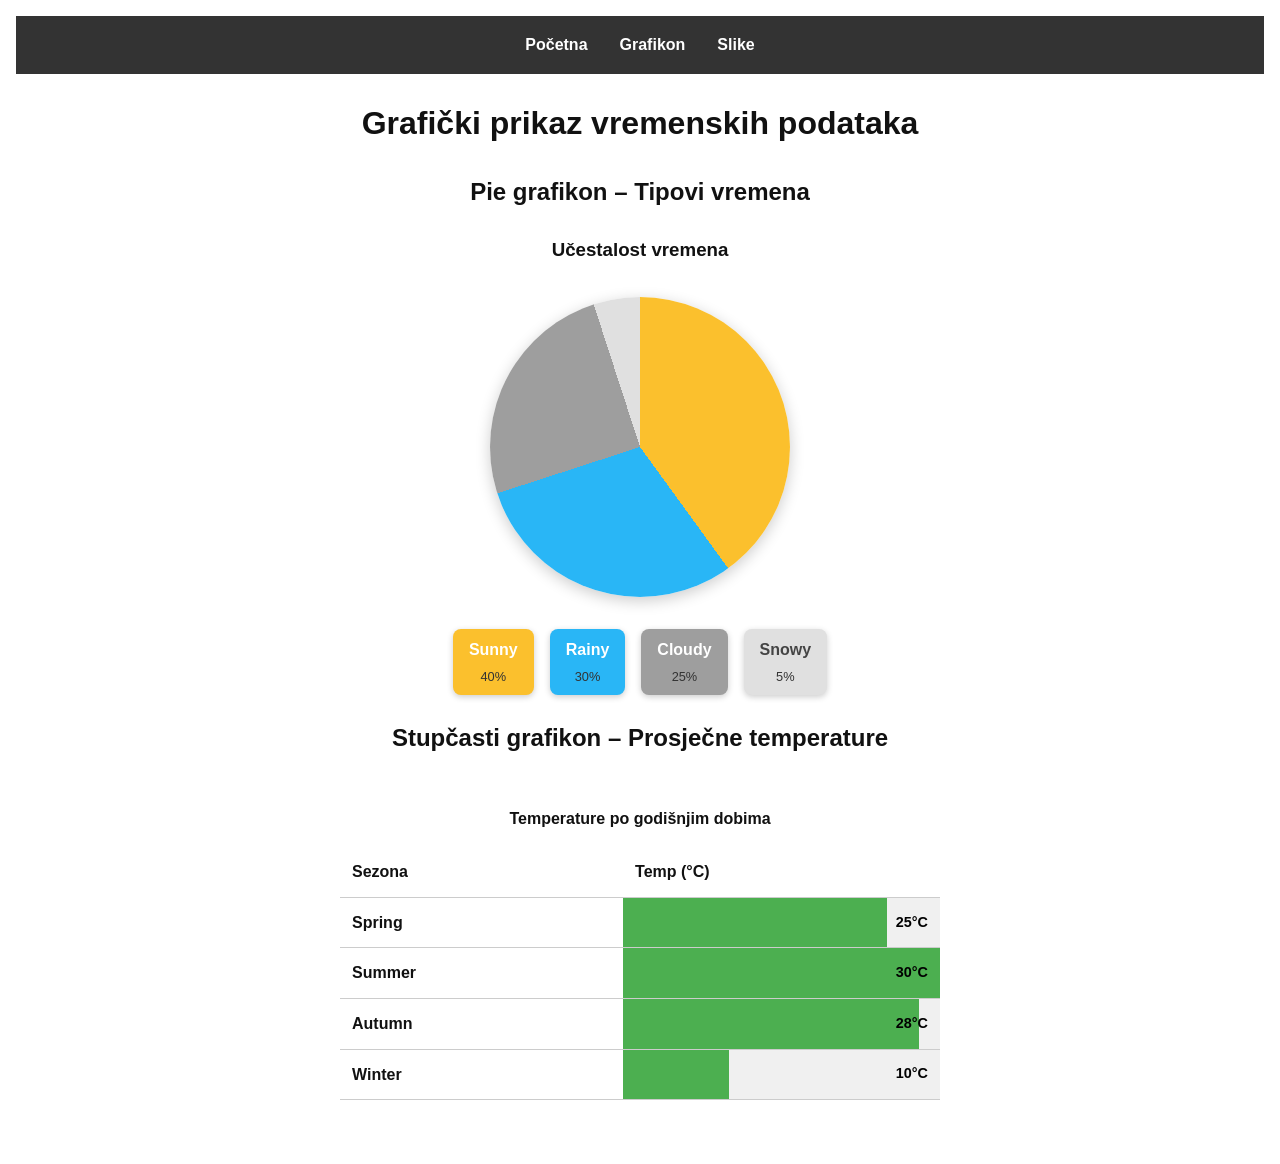
<file: pages/grafikon.html>
<!DOCTYPE html>
<html lang="hr">
	<head>
		<meta charset="UTF-8" />
		<meta name="viewport" content="width=device-width, initial-scale=1.0" />
		<meta name="description" content="Grafikon vremenskih podataka" />
		<meta name="author" content="Mislav Čačić" />
		<title>Grafikon</title>
		<link rel="stylesheet" href="../styles/style_grafikon.css" />
	</head>
	<body>
		<header>
			<nav>
				<ul class="nav-menu">
					<li><a href="../index.html">Početna</a></li>
					<li><a href="grafikon.html">Grafikon</a></li>
					<li><a href="slike.html">Slike</a></li>
				</ul>
			</nav>
		</header>

		<h1>Grafički prikaz vremenskih podataka</h1>

		<section class="grafikoni">
			<h2>Pie grafikon – Tipovi vremena</h2>
			<h3 class="pie-naslov">Učestalost vremena</h3>

			<figure class="pie-chart" aria-label="Tipovi vremena">
				<span class="slice sunny"></span>
				<span class="slice rainy"></span>
				<span class="slice cloudy"></span>
				<span class="slice snowy"></span>
			</figure>

			<ul class="pie-legend">
				<li class="sunny" data-info="40%">Sunny</li>
				<li class="rainy" data-info="30%">Rainy</li>
				<li class="cloudy" data-info="25%">Cloudy</li>
				<li class="snowy" data-info="5%">Snowy</li>
			</ul>

			<h2>Stupčasti grafikon – Prosječne temperature</h2>
			<table class="bar-chart">
				<caption>
					Temperature po godišnjim dobima
				</caption>
				<thead>
					<tr>
						<th>Sezona</th>
						<th>Temp (°C)</th>
					</tr>
				</thead>
				<tbody>
					<tr>
						<th>Spring</th>
						<td style="--value: 25"><span>25°C</span></td>
					</tr>
					<tr>
						<th>Summer</th>
						<td style="--value: 30"><span>30°C</span></td>
					</tr>
					<tr>
						<th>Autumn</th>
						<td style="--value: 28"><span>28°C</span></td>
					</tr>
					<tr>
						<th>Winter</th>
						<td style="--value: 10"><span>10°C</span></td>
					</tr>
				</tbody>
			</table>
		</section>
	</body>
</html>
</file>
<file: styles/style_grafikon.css>
:root {
	--sunny: #fbc02d;
	--rainy: #29b6f6;
	--cloudy: #9e9e9e;
	--snowy: #e0e0e0;
}

* {
	margin: 0;
	padding: 0;
	box-sizing: border-box;
}

body {
	font-family: Arial, sans-serif;
	background-color: #fff;
	color: #111;
	padding: 1rem;
	line-height: 1.6;
}

h1,
h2,
h3 {
	text-align: center;
	margin: 1.5rem 0 1rem;
}

nav {
	background-color: #333;
	padding: 1rem;
}

.nav-menu {
	list-style: none;
	display: flex;
	justify-content: center;
	gap: 2rem;
}

.nav-menu li a {
	color: white;
	text-decoration: none;
	font-weight: bold;
}

.nav-menu li a:hover {
	text-decoration: underline;
}

.pie-chart {
	width: 300px;
	height: 300px;
	border-radius: 50%;
	margin: 2rem auto;
	position: relative;
	background: conic-gradient(
		var(--sunny) 0% 40%,
		var(--rainy) 40% 70%,
		var(--cloudy) 70% 95%,
		var(--snowy) 95% 100%
	);
	box-shadow: 0 4px 15px rgba(0, 0, 0, 0.2);
	animation: spin 1.5s ease-in-out;
}

.slice {
	position: absolute;
	width: 100%;
	height: 100%;
	border-radius: 50%;
	cursor: pointer;
	transition: transform 0.4s ease;
}

.slice.sunny {
	clip-path: polygon(
		50% 50%,
		100% 50%,
		100% 0,
		0 0,
		0 100%,
		100% 100%,
		100% 60%,
		50% 50%
	);
}

.slice.rainy {
	clip-path: polygon(50% 50%, 100% 60%, 80% 100%, 50% 100%);
}

.slice.cloudy {
	clip-path: polygon(50% 50%, 50% 100%, 20% 100%, 0 60%);
}

.slice.snowy {
	clip-path: polygon(50% 50%, 0 60%, 0 0, 50% 0);
}

.pie-legend {
	display: flex;
	justify-content: center;
	list-style: none;
	gap: 1rem;
	margin-top: 1rem;
	flex-wrap: wrap;
}

.pie-legend li,
.pie-legend label {
	padding: 0.5rem 1rem;
	border-radius: 8px;
	color: #fff;
	font-weight: bold;
	box-shadow: 0 2px 6px rgba(0, 0, 0, 0.2);
	position: relative;
	display: inline-block;
	cursor: pointer;
	transition: transform 0.3s ease, box-shadow 0.3s ease;
}

.pie-legend li:hover,
.pie-legend label:hover {
	transform: scale(1.1);
	box-shadow: 0 4px 12px rgba(0, 0, 0, 0.3);
}

.pie-legend .sunny {
	background-color: var(--sunny);
}

.pie-legend .rainy {
	background-color: var(--rainy);
}

.pie-legend .cloudy {
	background-color: var(--cloudy);
}

.pie-legend .snowy {
	background-color: var(--snowy);
	color: #444;
}

.pie-legend li::after,
.pie-legend label::after {
	content: attr(data-info);
	display: block;
	font-size: 0.8rem;
	color: #333;
	text-align: center;
	margin-top: 4px;
	font-weight: normal;
}

@keyframes spin {
	from {
		transform: rotate(-15deg);
		opacity: 0;
	}
	to {
		transform: rotate(0);
		opacity: 1;
	}
}

.bar-chart {
	width: 90%;
	max-width: 600px;
	margin: 3rem auto;
	border-collapse: collapse;
	text-align: left;
}

.bar-chart caption {
	caption-side: top;
	text-align: center;
	font-weight: bold;
	margin-bottom: 1rem;
}

.bar-chart th,
.bar-chart td {
	padding: 0.75rem;
	border-bottom: 1px solid #ccc;
}

.bar-chart td {
	--max: 30;
	--bar-color: #4caf50;
	background: linear-gradient(
		to right,
		var(--bar-color) calc(var(--value) / var(--max) * 100%),
		#f0f0f0 calc(var(--value) / var(--max) * 100%)
	);
	color: #000;
	font-weight: bold;
	position: relative;
	animation: grow-bar 1s ease-out;
}

.bar-chart td span {
	position: absolute;
	right: 0.75rem;
	top: 50%;
	transform: translateY(-50%);
	font-size: 0.9rem;
}

@keyframes grow-bar {
	0% {
		background-size: 0% 100%;
	}
	100% {
		background-size: 100% 100%;
	}
}

#sunny:checked ~ .pie-chart .slice.sunny,
#rainy:checked ~ .pie-chart .slice.rainy,
#cloudy:checked ~ .pie-chart .slice.cloudy,
#snowy:checked ~ .pie-chart .slice.snowy {
	transform: scale(1.08);
	z-index: 2;
}

#sunny:checked ~ .pie-legend label.sunny,
#rainy:checked ~ .pie-legend label.rainy,
#cloudy:checked ~ .pie-legend label.cloudy,
#snowy:checked ~ .pie-legend label.snowy {
	box-shadow: 0 0 10px rgba(0, 0, 0, 0.4);
	transform: scale(1.1);
}
</file>
